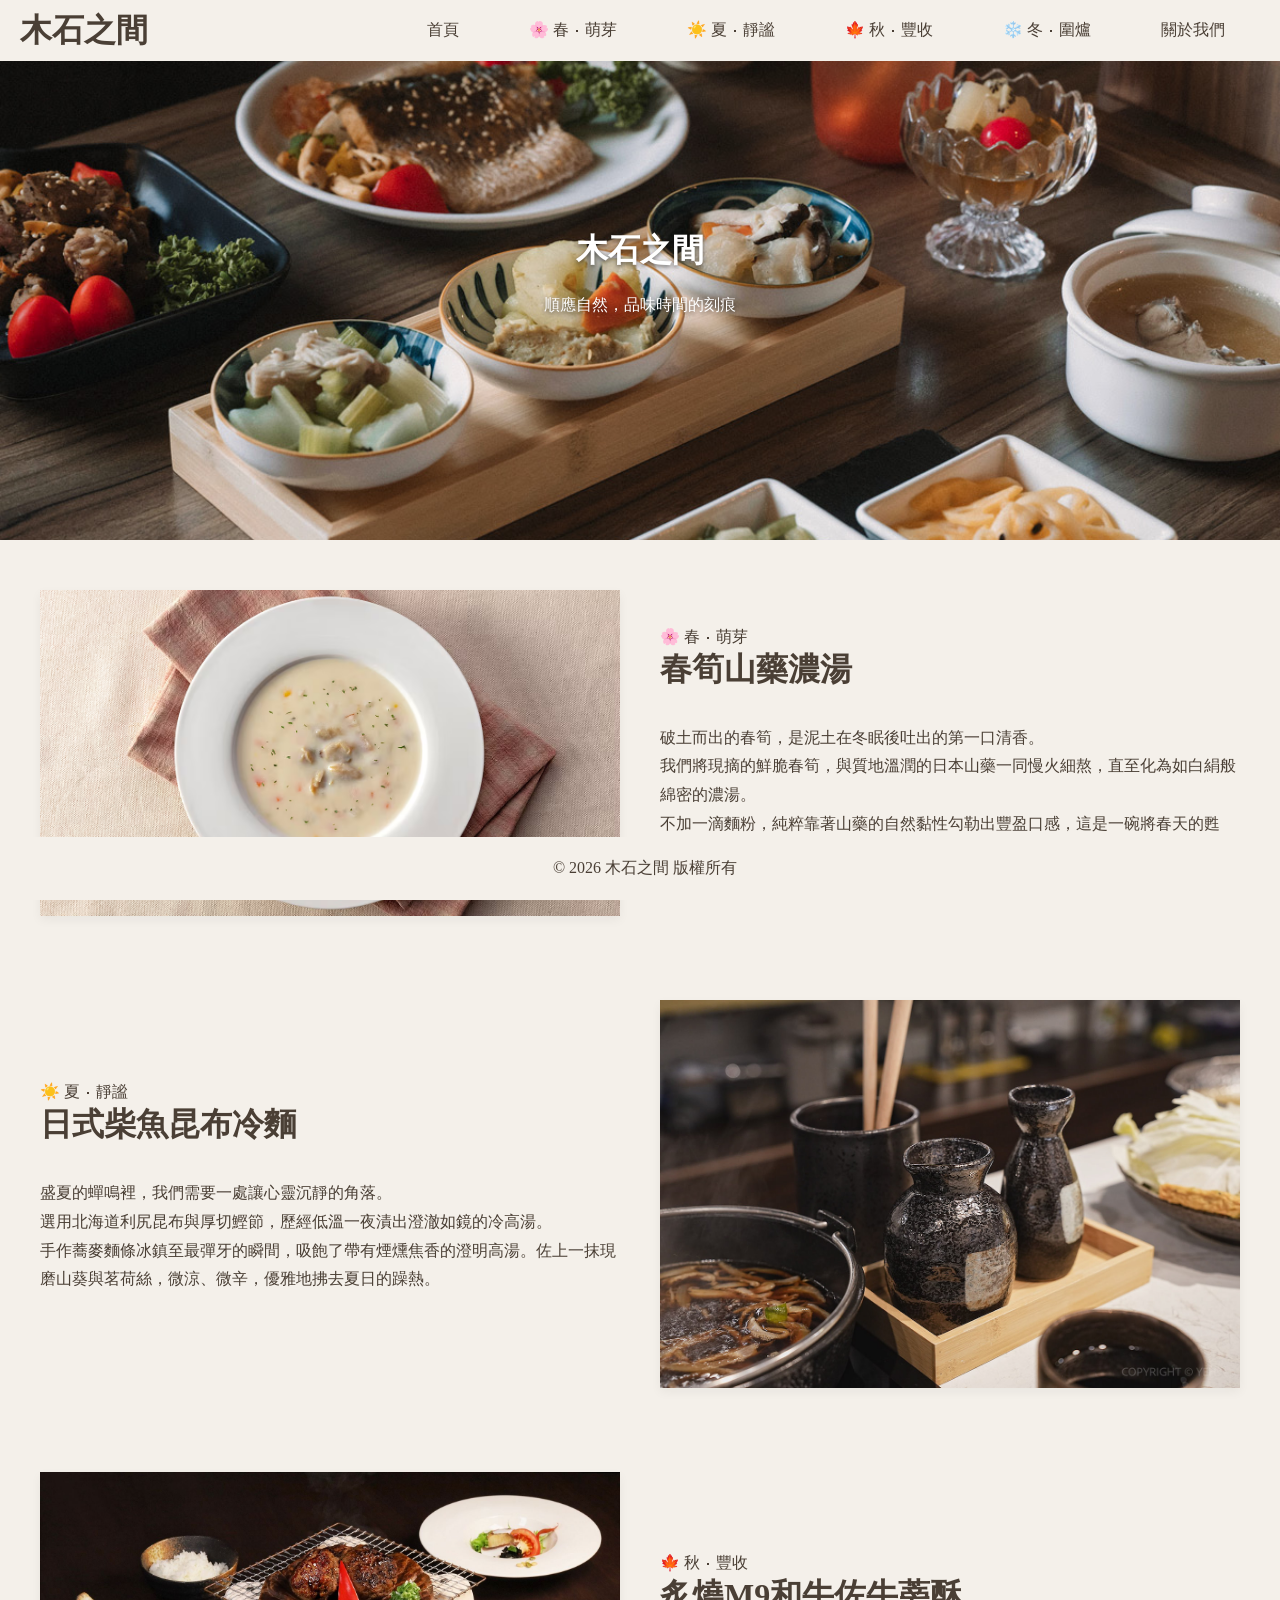
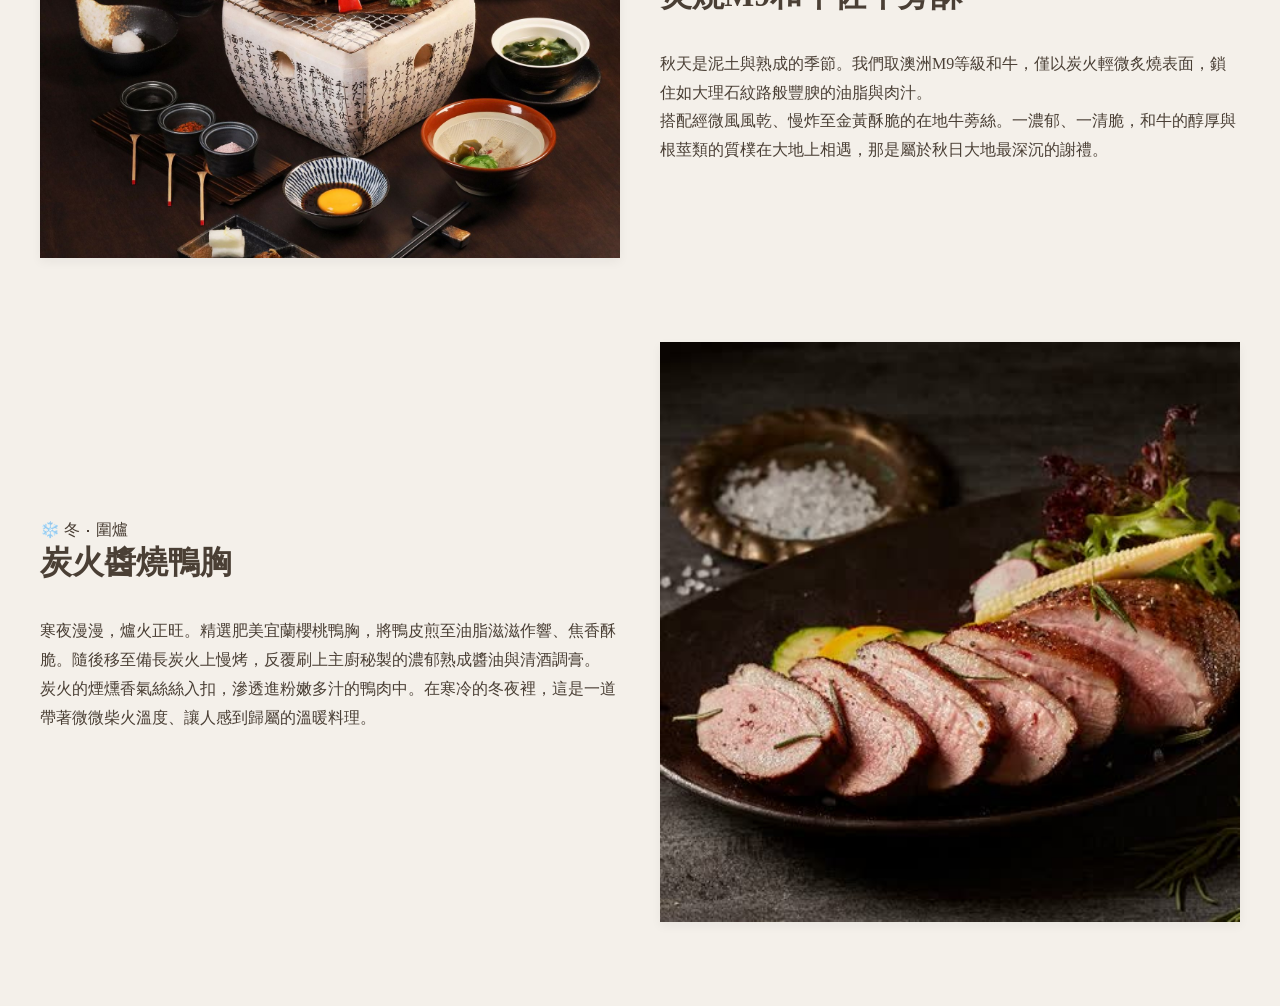
<file: index.html>
<!DOCTYPE html>
<html lang="zh-TW">
<head>
    <meta charset="UTF-8">
    <meta name="viewport" content="width=device-width, initial-scale=1.0">
    <link rel="stylesheet" href="style.css">
    <title>木石之間 | Between Woods & Stones</title>
</head>
<body>

    <div class="navbar">
            <div class="title-section">
                <h1 class="fi">木石之間</h1>
            </div>
        </a>
        <ul class="menu">
            <li><a href="index.html" class="active">首頁</a></li>
            <li><a href="spring.html">🌸 春 ‧ 萌芽</a></li>
            <li><a href="summer.html">☀️ 夏 ‧ 靜謐</a></li>
            <li><a href="autumn.html">🍁 秋 ‧ 豐收</a></li>
            <li><a href="winter.html">❄️ 冬 ‧ 圍爐</a></li> 
            <li><a href="aboutus.html">關於我們</a></li>
        </ul>
    </div>
    
    <header class="main-banner">
        <img src="images/1.jpg" alt="木石之間 品牌大圖">
        <div class="banner-text">
            <h1>木石之間</h1>
            <p>順應自然，品味時間的刻痕</p>
        </div>
    </header>

    <main class="menu-section">
        
        <!-- 第 1 道菜：春 -->
        <div class="menu-item">
            <div class="item-image">
                <img src="images/2.avif" alt="春筍山藥濃湯">
            </div>
            <div class="item-text">
                <span class="season-tag">🌸 春 ‧ 萌芽</span>
                <h3>春筍山藥濃湯</h3>
                <p>破土而出的春筍，是泥土在冬眠後吐出的第一口清香。<br>我們將現摘的鮮脆春筍，與質地溫潤的日本山藥一同慢火細熬，直至化為如白絹般綿密的濃湯。<br>不加一滴麵粉，純粹靠著山藥的自然黏性勾勒出豐盈口感，這是一碗將春天的甦醒，溫柔端上桌的滋味。</p>
            </div>
        </div>

        <!-- 第 2 道菜：夏 -->
        <div class="menu-item">
            <div class="item-image">
                <img src="images/3.jpg" alt="日式柴魚昆布冷麵">
            </div>
            <div class="item-text">
                <span class="season-tag">☀️ 夏 ‧ 靜謐</span>
                <h3>日式柴魚昆布冷麵</h3>
                <p>盛夏的蟬鳴裡，我們需要一處讓心靈沉靜的角落。<br>選用北海道利尻昆布與厚切鰹節，歷經低溫一夜漬出澄澈如鏡的冷高湯。<br>手作蕎麥麵條冰鎮至最彈牙的瞬間，吸飽了帶有煙燻焦香的澄明高湯。佐上一抹現磨山葵與茗荷絲，微涼、微辛，優雅地拂去夏日的躁熱。</p>
            </div>
        </div>

        <!-- 第 3 道菜：秋 -->
        <div class="menu-item">
            <div class="item-image">
                <img src="images/4.webp" alt="炙燒M9和牛佐牛蒡酥">
            </div>
            <div class="item-text">
                <span class="season-tag">🍁 秋 ‧ 豐收</span>
                <h3>炙燒M9和牛佐牛蒡酥</h3>
                <p>秋天是泥土與熟成的季節。我們取澳洲M9等級和牛，僅以炭火輕微炙燒表面，鎖住如大理石紋路般豐腴的油脂與肉汁。<br>搭配經微風風乾、慢炸至金黃酥脆的在地牛蒡絲。一濃郁、一清脆，和牛的醇厚與根莖類的質樸在大地上相遇，那是屬於秋日大地最深沉的謝禮。</p>
            </div>
        </div>

        <!-- 第 4 道菜：冬 -->
        <div class="menu-item">
            <div class="item-image">
                <img src="images/5.jpg" alt="炭火醬燒鴨胸">
            </div>
            <div class="item-text">
                <span class="season-tag">❄️ 冬 ‧ 圍爐</span>
                <h3>炭火醬燒鴨胸</h3>
                <p>寒夜漫漫，爐火正旺。精選肥美宜蘭櫻桃鴨胸，將鴨皮煎至油脂滋滋作響、焦香酥脆。隨後移至備長炭火上慢烤，反覆刷上主廚秘製的濃郁熟成醬油與清酒調膏。<br>炭火的煙燻香氣絲絲入扣，滲透進粉嫩多汁的鴨肉中。在寒冷的冬夜裡，這是一道帶著微微柴火溫度、讓人感到歸屬的溫暖料理。</p>
            </div>
        </div>

    </main>
    
    <footer>
        <p>&copy; 2026 木石之間 版權所有</p>
    </footer>

</body>
</html>
</file>
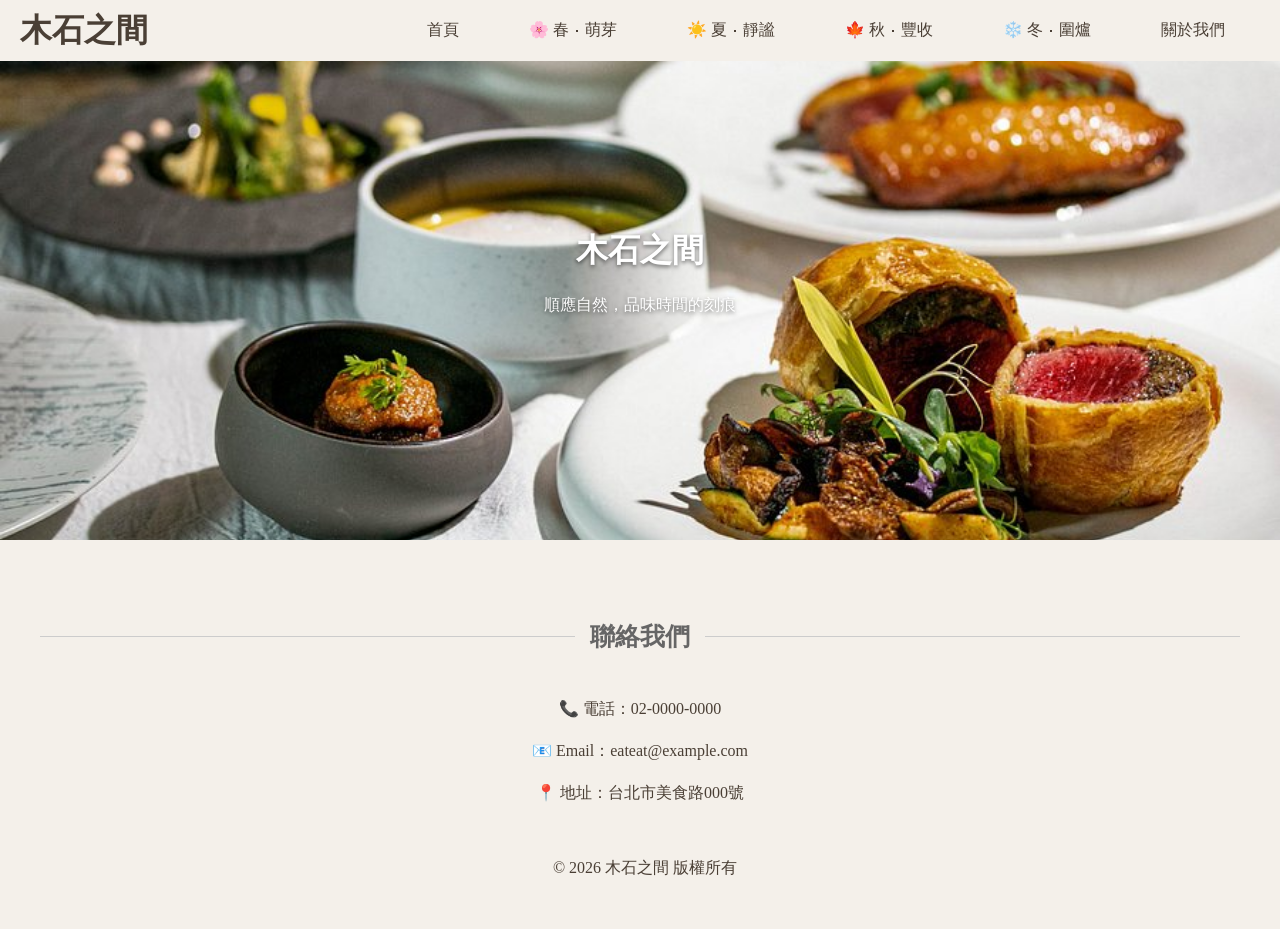
<file: aboutus.html>
<!DOCTYPE html>
<html lang="zh-TW">
<head>
    <meta charset="UTF-8">
    <meta name="viewport" content="width=device-width, initial-scale=1.0">
    <link rel="stylesheet" href="style.css">
    <title>木石之間 | 關於我們</title>
</head>
<body>

    <div class="navbar">
            <div class="title-section">
                <h1 class="fi">木石之間</h1>
            </div>
        </a>
        <ul class="menu">
            <li><a href="index.html" class="active">首頁</a></li>
            <li><a href="spring.html">🌸 春 ‧ 萌芽</a></li>
            <li><a href="summer.html">☀️ 夏 ‧ 靜謐</a></li>
            <li><a href="autumn.html">🍁 秋 ‧ 豐收</a></li>
            <li><a href="winter.html">❄️ 冬 ‧ 圍爐</a></li> 
            <li><a href="aboutus.html">關於我們</a></li>
        </ul>
    </div>
    
    <header class="main-banner">
        <img src="images/about.jpg" alt="">
        <div class="banner-text">
            <h1>木石之間</h1>
            <p>順應自然，品味時間的刻痕</p>
        </div>
    </header>

    <div class="divider-text">
        <span>聯絡我們</span>
    </div>

        <div class="contact">
            <p>📞 電話：02-0000-0000</p>
            <p>📧 Email：eateat@example.com</p>
            <p>📍 地址：台北市美食路000號</p>
        </div>
    </div>
    </div>
        
    <footer>
        <p>&copy; 2026 木石之間 版權所有</p>
    </footer>

</body>
</html>
</file>
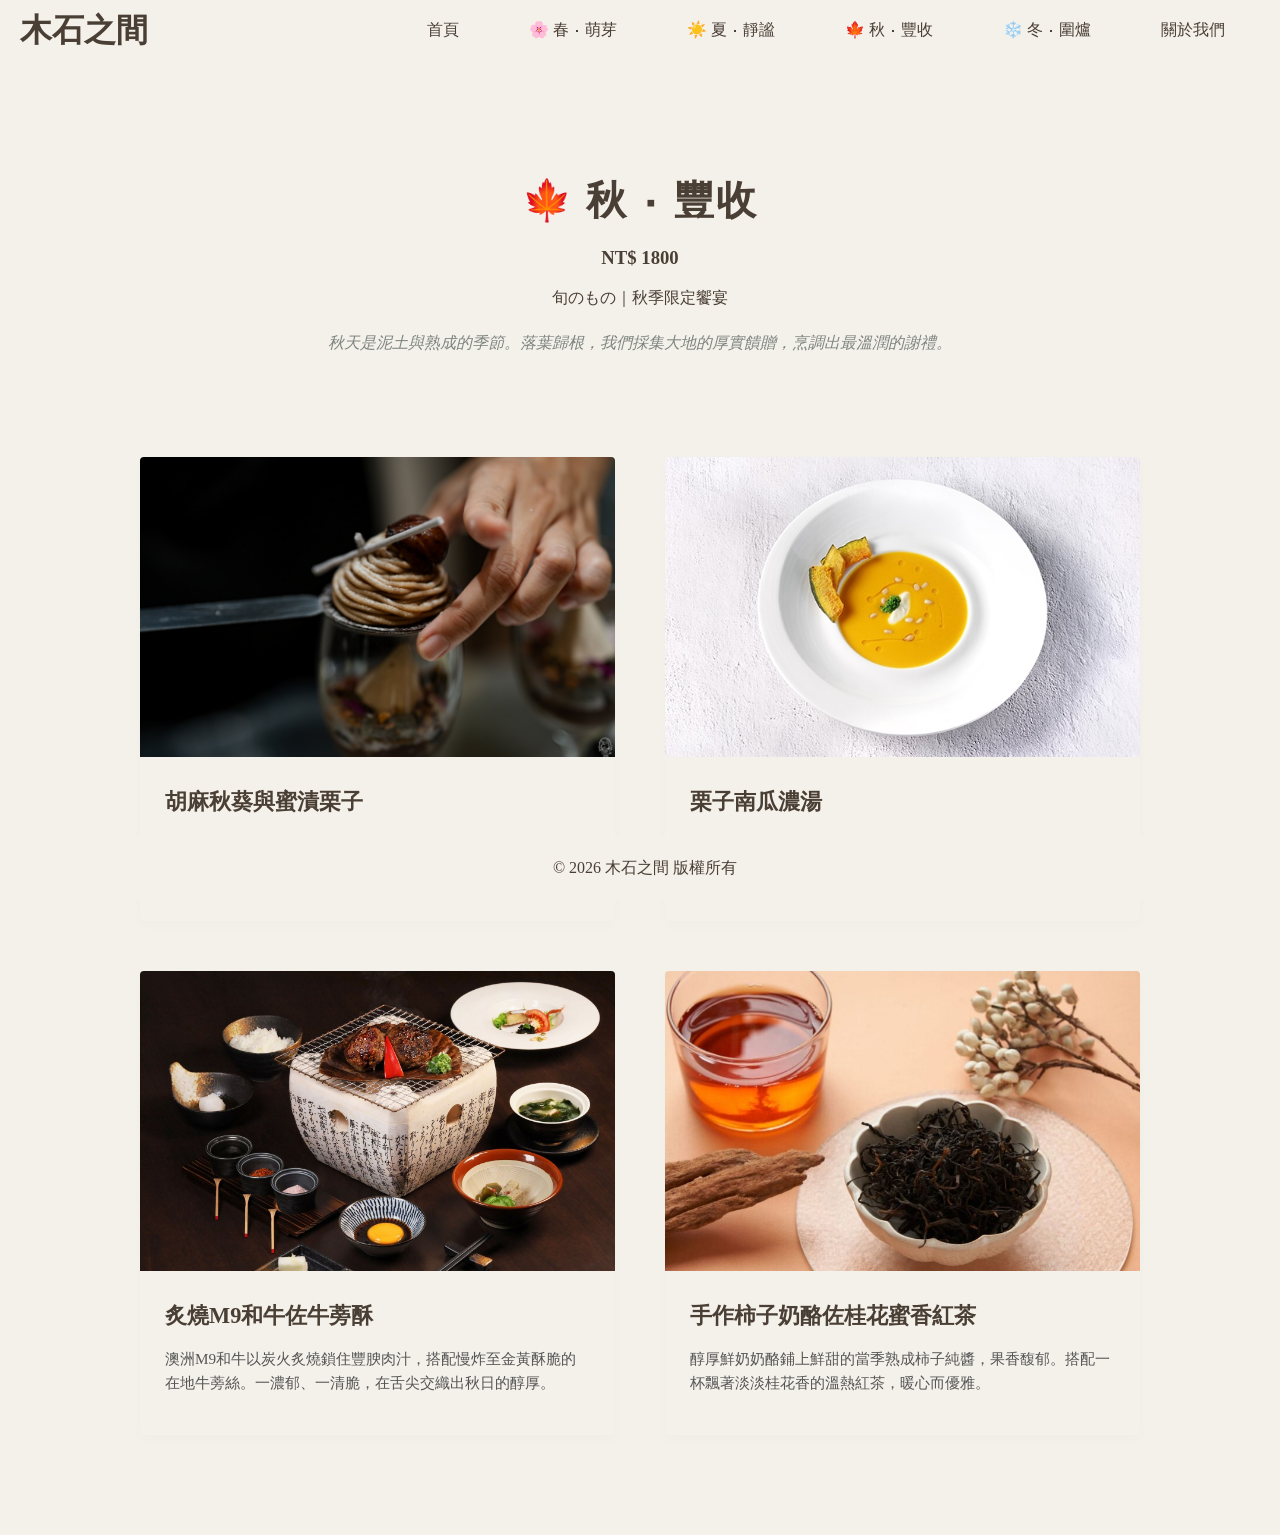
<file: autumn.html>
<!DOCTYPE html>
<html lang="zh-TW">
<head>
    <meta charset="UTF-8">
    <meta name="viewport" content="width=device-width, initial-scale=1.0">
    <link rel="stylesheet" href="style.css">
    <title>木石之間 | 秋 ‧ 豐收</title>
</head>
<body>
    <div class="navbar">
            <div class="title-section">
                <h1 class="fi">木石之間</h1>
            </div>
        </a>
        <ul class="menu">
            <li><a href="index.html" class="active">首頁</a></li>
            <li><a href="spring.html">🌸 春 ‧ 萌芽</a></li>
            <li><a href="summer.html">☀️ 夏 ‧ 靜謐</a></li>
            <li><a href="autumn.html">🍁 秋 ‧ 豐收</a></li>
            <li><a href="winter.html">❄️ 冬 ‧ 圍爐</a></li> 
            <li><a href="aboutus.html">關於我們</a></li>
        </ul>
    </div>
    
   <header class="season-banner">
        <div class="season-title">
            <h2>🍁 秋 ‧ 豐收</h2>
            <h3>NT$ 1800</h3>
            <p>旬のもの｜秋季限定饗宴</p>
            <span class="season-desc">秋天是泥土與熟成的季節。落葉歸根，我們採集大地的厚實饋贈，烹調出最溫潤的謝禮。</span>
        </div>
    </header>

    <section class="season-menu-grid">
        
        <div class="card">
            <img src="images/autumn1.jpg" alt="胡麻秋葵與蜜漬栗子">
            <div class="card-body">
                <h4>胡麻秋葵與蜜漬栗子</h4>
                <p class="desc">選用秋季剛採收的香甜栗子，以慢火蜜漬至質地鬆軟，搭配爽口的秋葵並淋上濃郁的手作胡麻醬，風味溫潤開胃。</p>
            </div>
        </div>

        <div class="card">
            <img src="images/autumn2.jpg" alt="栗子南瓜濃湯">
            <div class="card-body">
                <h4>栗子南瓜濃湯</h4>
                <p class="desc">將整顆日本栗子南瓜帶皮烘烤出焦糖香氣，與細細研磨的栗子一同熬煮。無添加人工調味，滿是秋日作物的天然甘甜。</p>
            </div>
        </div>

        <div class="card">
            <img src="images/4.webp" alt="炙燒M9和牛佐牛蒡酥">
            <div class="card-body">
                <h4>炙燒M9和牛佐牛蒡酥</h4>
                <p class="desc">澳洲M9和牛以炭火炙燒鎖住豐腴肉汁，搭配慢炸至金黃酥脆的在地牛蒡絲。一濃郁、一清脆，在舌尖交織出秋日的醇厚。</p>
            </div>
        </div>

        <div class="card">
            <img src="images/autumn4.jpg" alt="手作柿子奶酪">
            <div class="card-body">
                <h4>手作柿子奶酪佐桂花蜜香紅茶</h4>
                <p class="desc">醇厚鮮奶奶酪鋪上鮮甜的當季熟成柿子純醬，果香馥郁。搭配一杯飄著淡淡桂花香的溫熱紅茶，暖心而優雅。</p>
            </div>
        </div>

    </section>
    
    <footer>
        <p>&copy; 2026 木石之間 版權所有</p>
    </footer>

</body>
</html>
</file>
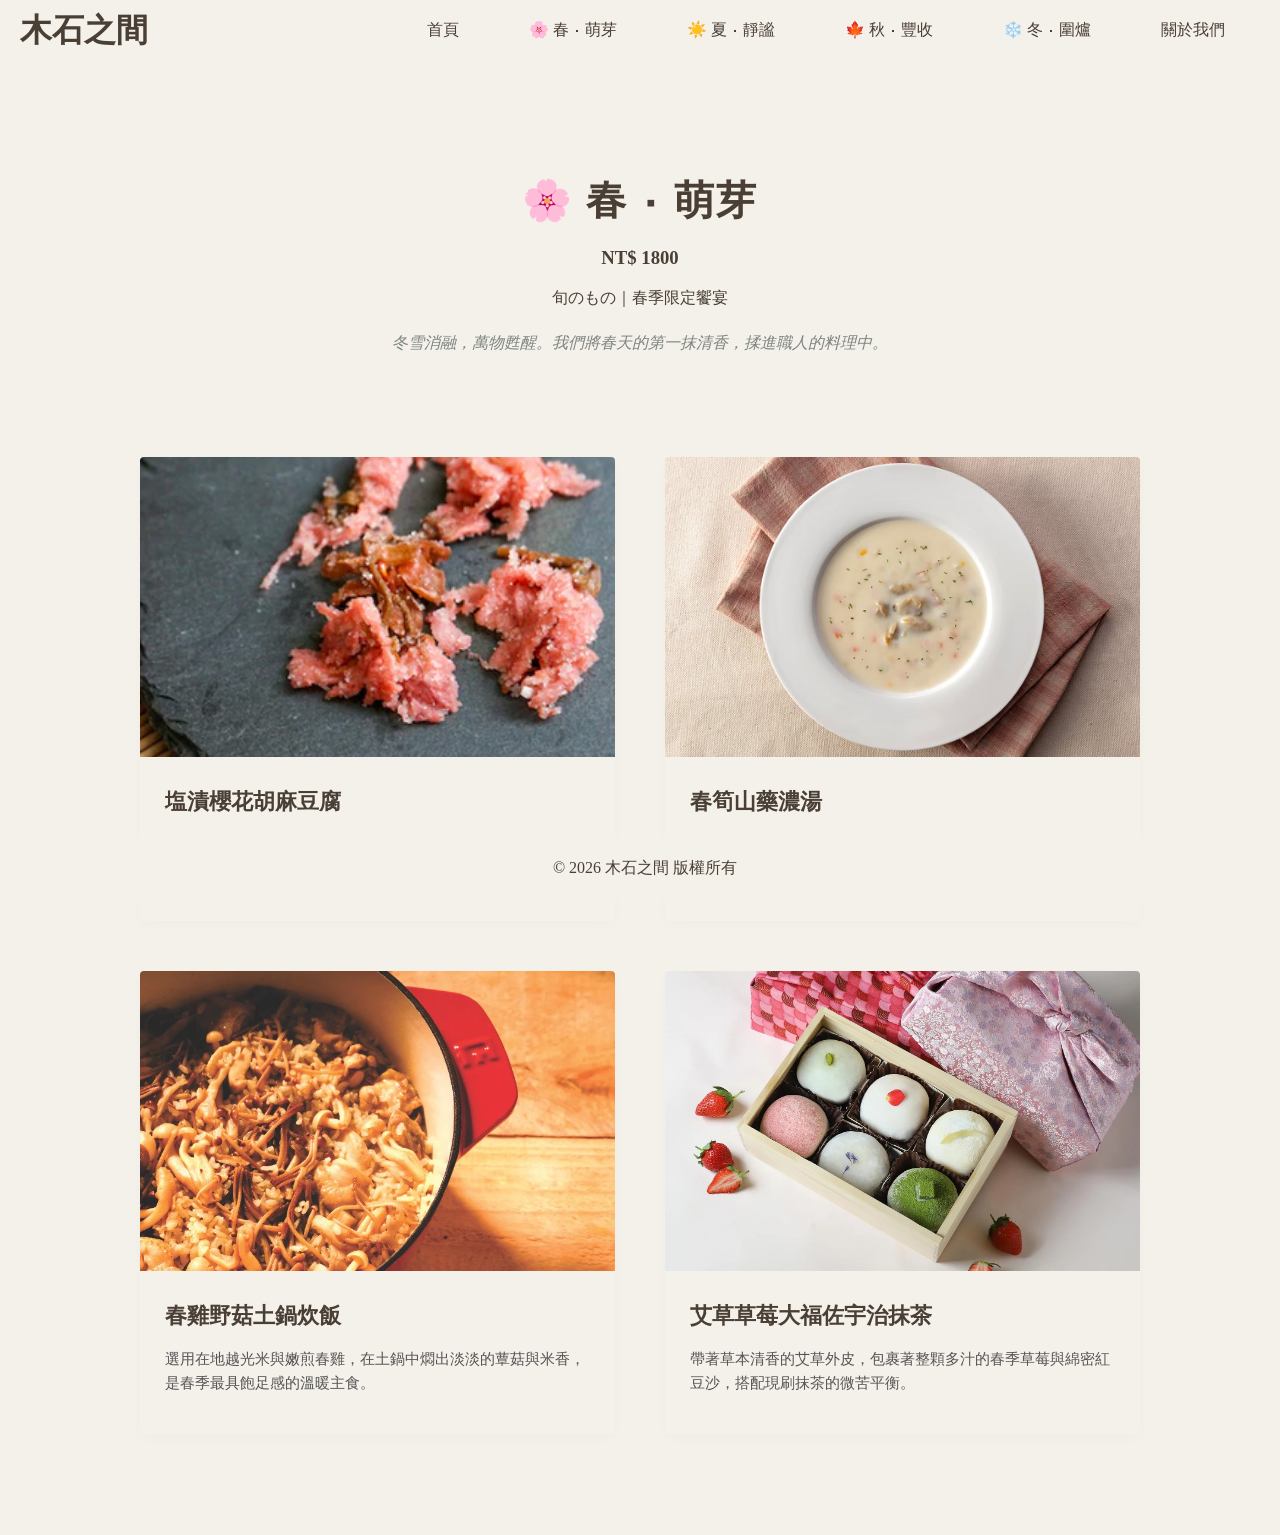
<file: spring.html>
<!DOCTYPE html>
<html lang="zh-TW">
<head>
    <meta charset="UTF-8">
    <meta name="viewport" content="width=device-width, initial-scale=1.0">
    <link rel="stylesheet" href="style.css">
    <title>木石之間 | 春 ‧ 萌芽</title>
</head>
<body>
    <div class="navbar">
            <div class="title-section">
                <h1 class="fi">木石之間</h1>
            </div>
        </a>
        <ul class="menu">
            <li><a href="index.html" class="active">首頁</a></li>
            <li><a href="spring.html">🌸 春 ‧ 萌芽</a></li>
            <li><a href="summer.html">☀️ 夏 ‧ 靜謐</a></li>
            <li><a href="autumn.html">🍁 秋 ‧ 豐收</a></li>
            <li><a href="winter.html">❄️ 冬 ‧ 圍爐</a></li> 
            <li><a href="aboutus.html">關於我們</a></li>
        </ul>
    </div>
    
    <header class="season-banner">
        <div class="season-title">
            <h2>🌸 春 ‧ 萌芽</h2>
            <h3>NT$ 1800</h3>
            <p>旬のもの｜春季限定饗宴</p>
            <span class="season-desc">冬雪消融，萬物甦醒。我們將春天的第一抹清香，揉進職人的料理中。</span>
        </div>
    </header>

    <section class="season-menu-grid">
        
        <div class="card">
            <img src="images/spring1.webp" alt="塩漬櫻花胡麻豆腐">
            <div class="card-body">
                <h4>塩漬櫻花胡麻豆腐</h4>
                <p class="desc">手作綿密胡麻豆腐，綴上春天特有的塩漬八重櫻，微鹹與濃郁胡麻在口中化開。</p>
            </div>
        </div>

        <div class="card">
            <img src="images/2.avif" alt="春筍山藥濃湯">
            <div class="card-body">
                <h4>春筍山藥濃湯</h4>
                <p class="desc">現摘鮮脆春筍與日本山藥慢火細熬，不加一滴麵粉，純粹靠著山藥的自然黏性勾勒出豐盈口感。</p>
            </div>
        </div>

        <div class="card">
            <img src="images/spring3.webp" alt="春雞野菇土鍋炊飯">
            <div class="card-body">
                <h4>春雞野菇土鍋炊飯</h4>
                <p class="desc">選用在地越光米與嫩煎春雞，在土鍋中燜出淡淡的蕈菇與米香，是春季最具飽足感的溫暖主食。</p>
            </div>
        </div>

        <div class="card">
            <img src="images/spring4.webp" alt="艾草草莓大福">
            <div class="card-body">
                <h4>艾草草莓大福佐宇治抹茶</h4>
                <p class="desc">帶著草本清香的艾草外皮，包裹著整顆多汁的春季草莓與綿密紅豆沙，搭配現刷抹茶的微苦平衡。</p>
            </div>
        </div>

    </section>
    
    <footer>
        <p>&copy; 2026 木石之間 版權所有</p>
    </footer>

</body>
</html>
</file>
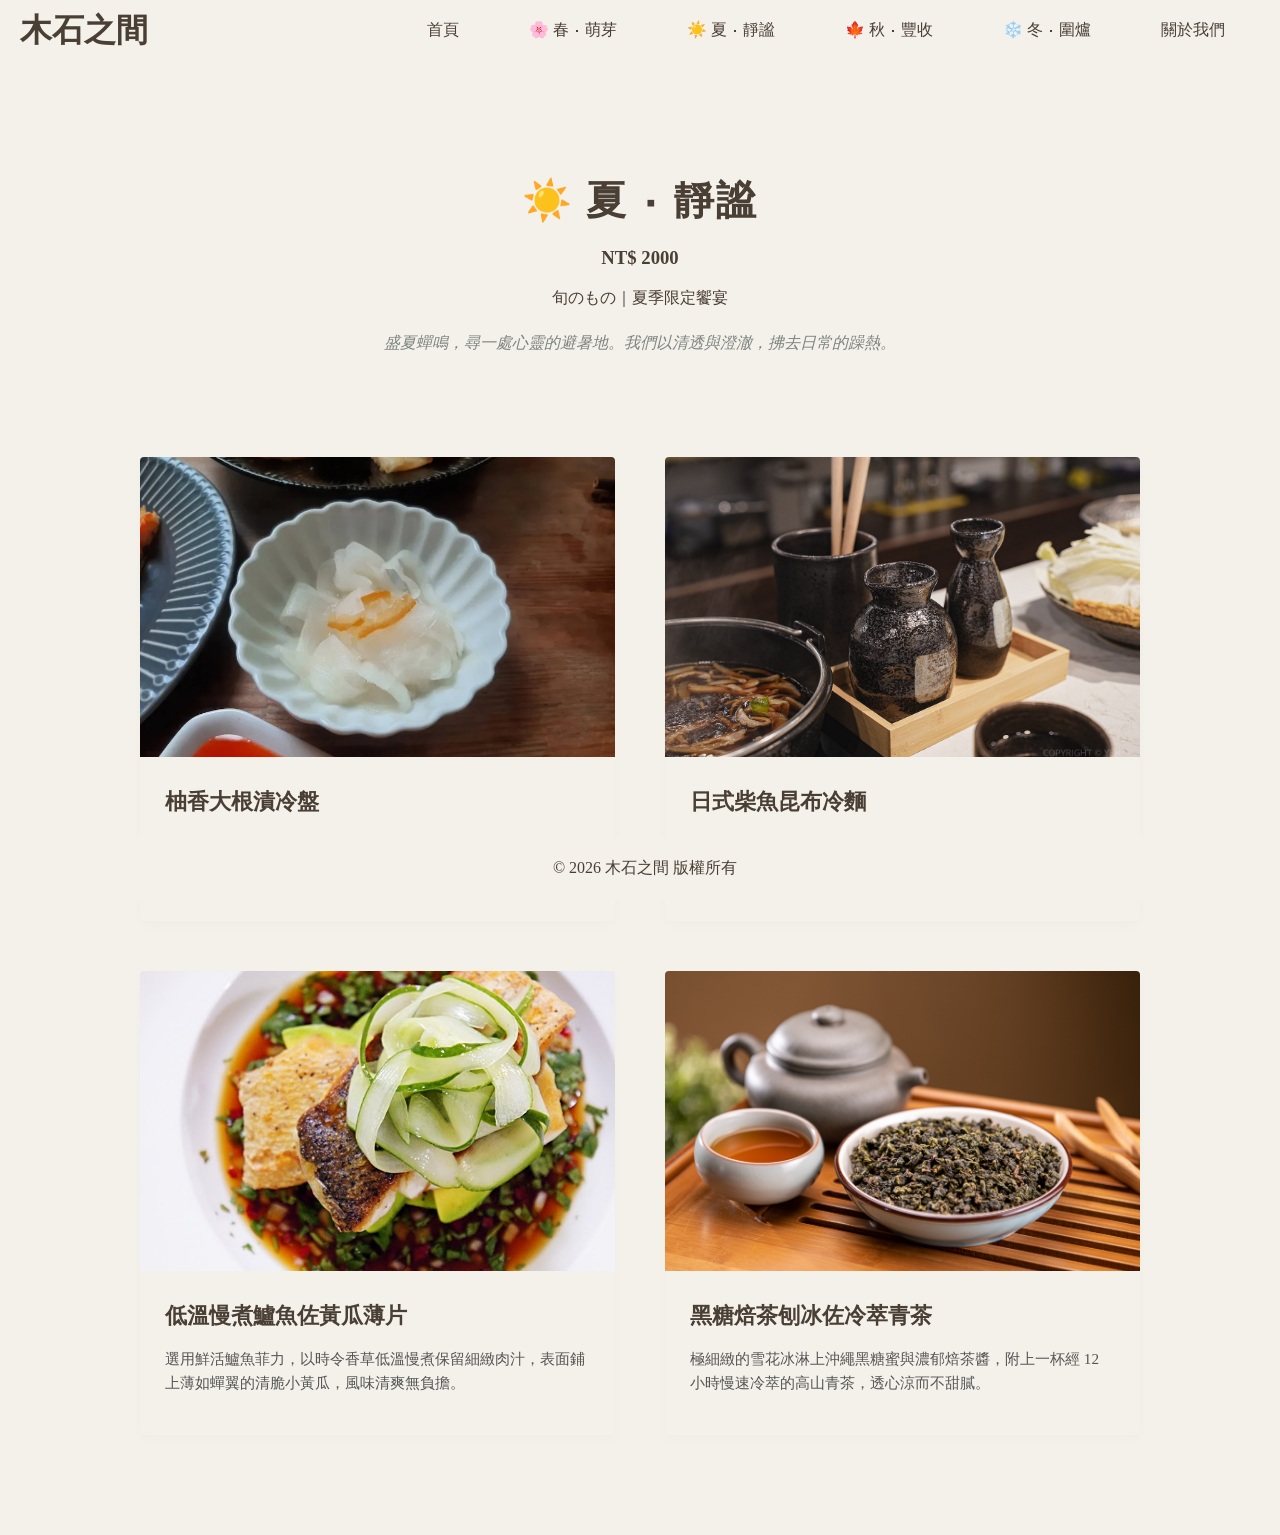
<file: summer.html>
<!DOCTYPE html>
<html lang="zh-TW">
<head>
    <meta charset="UTF-8">
    <meta name="viewport" content="width=device-width, initial-scale=1.0">
    <link rel="stylesheet" href="style.css">
    <title>木石之間 | 夏 ‧ 靜謐</title>
</head>
<body>
    <div class="navbar">
            <div class="title-section">
                <h1 class="fi">木石之間</h1>
            </div>
        </a>
        <ul class="menu">
            <li><a href="index.html" class="active">首頁</a></li>
            <li><a href="spring.html">🌸 春 ‧ 萌芽</a></li>
            <li><a href="summer.html">☀️ 夏 ‧ 靜謐</a></li>
            <li><a href="autumn.html">🍁 秋 ‧ 豐收</a></li>
            <li><a href="winter.html">❄️ 冬 ‧ 圍爐</a></li> 
            <li><a href="aboutus.html">關於我們</a></li>
        </ul>
    </div>
    
    <header class="season-banner">
        <div class="season-title">
            <h2>☀️ 夏 ‧ 靜謐</h2>
            <h3>NT$ 2000</h3>
            <p>旬のもの｜夏季限定饗宴</p>
            <span class="season-desc">盛夏蟬鳴，尋一處心靈的避暑地。我們以清透與澄澈，拂去日常的躁熱。</span>
        </div>
        </div>
    </header>

    <section class="season-menu-grid">
        
        <div class="card">
            <img src="images/summer1.jpg" alt="柚香大根漬冷盤">
            <div class="card-body">
                <h4>柚香大根漬冷盤</h4>
                <p class="desc">將白蘿蔔薄切冰鎮，漬入日本高知縣柚子汁與微甜蜂蜜。口感爽脆酸甜，是夏日最舒心的開胃序曲。</p>
            </div>
        </div>

        <div class="card">
            <img src="images/3.jpg" alt="日式柴魚昆布冷麵">
            <div class="card-body">
                <h4>日式柴魚昆布冷麵</h4>
                <p class="desc">北海道昆布與厚切鰹節低溫一夜漬出的澄澈高湯，搭配彈牙蕎麥麵與現磨山葵，微涼辛香，優雅消暑。</p>
            </div>
        </div>

        <div class="card">
            <img src="images/summer3.JPG" alt="低溫慢煮鱸魚佐黃瓜薄片">
            <div class="card-body">
                <h4>低溫慢煮鱸魚佐黃瓜薄片</h4>
                <p class="desc">選用鮮活鱸魚菲力，以時令香草低溫慢煮保留細緻肉汁，表面鋪上薄如蟬翼的清脆小黃瓜，風味清爽無負擔。</p>
            </div>
        </div>

        <div class="card">
            <img src="images/summer4.jpg" alt="黑糖焙茶刨冰">
            <div class="card-body">
                <h4>黑糖焙茶刨冰佐冷萃青茶</h4>
                <p class="desc">極細緻的雪花冰淋上沖繩黑糖蜜與濃郁焙茶醬，附上一杯經 12 小時慢速冷萃的高山青茶，透心涼而不甜膩。</p>
            </div>
        </div>

    </section>
    
    <footer>
        <p>&copy; 2026 木石之間 版權所有</p>
    </footer>

</body>
</html>
</file>
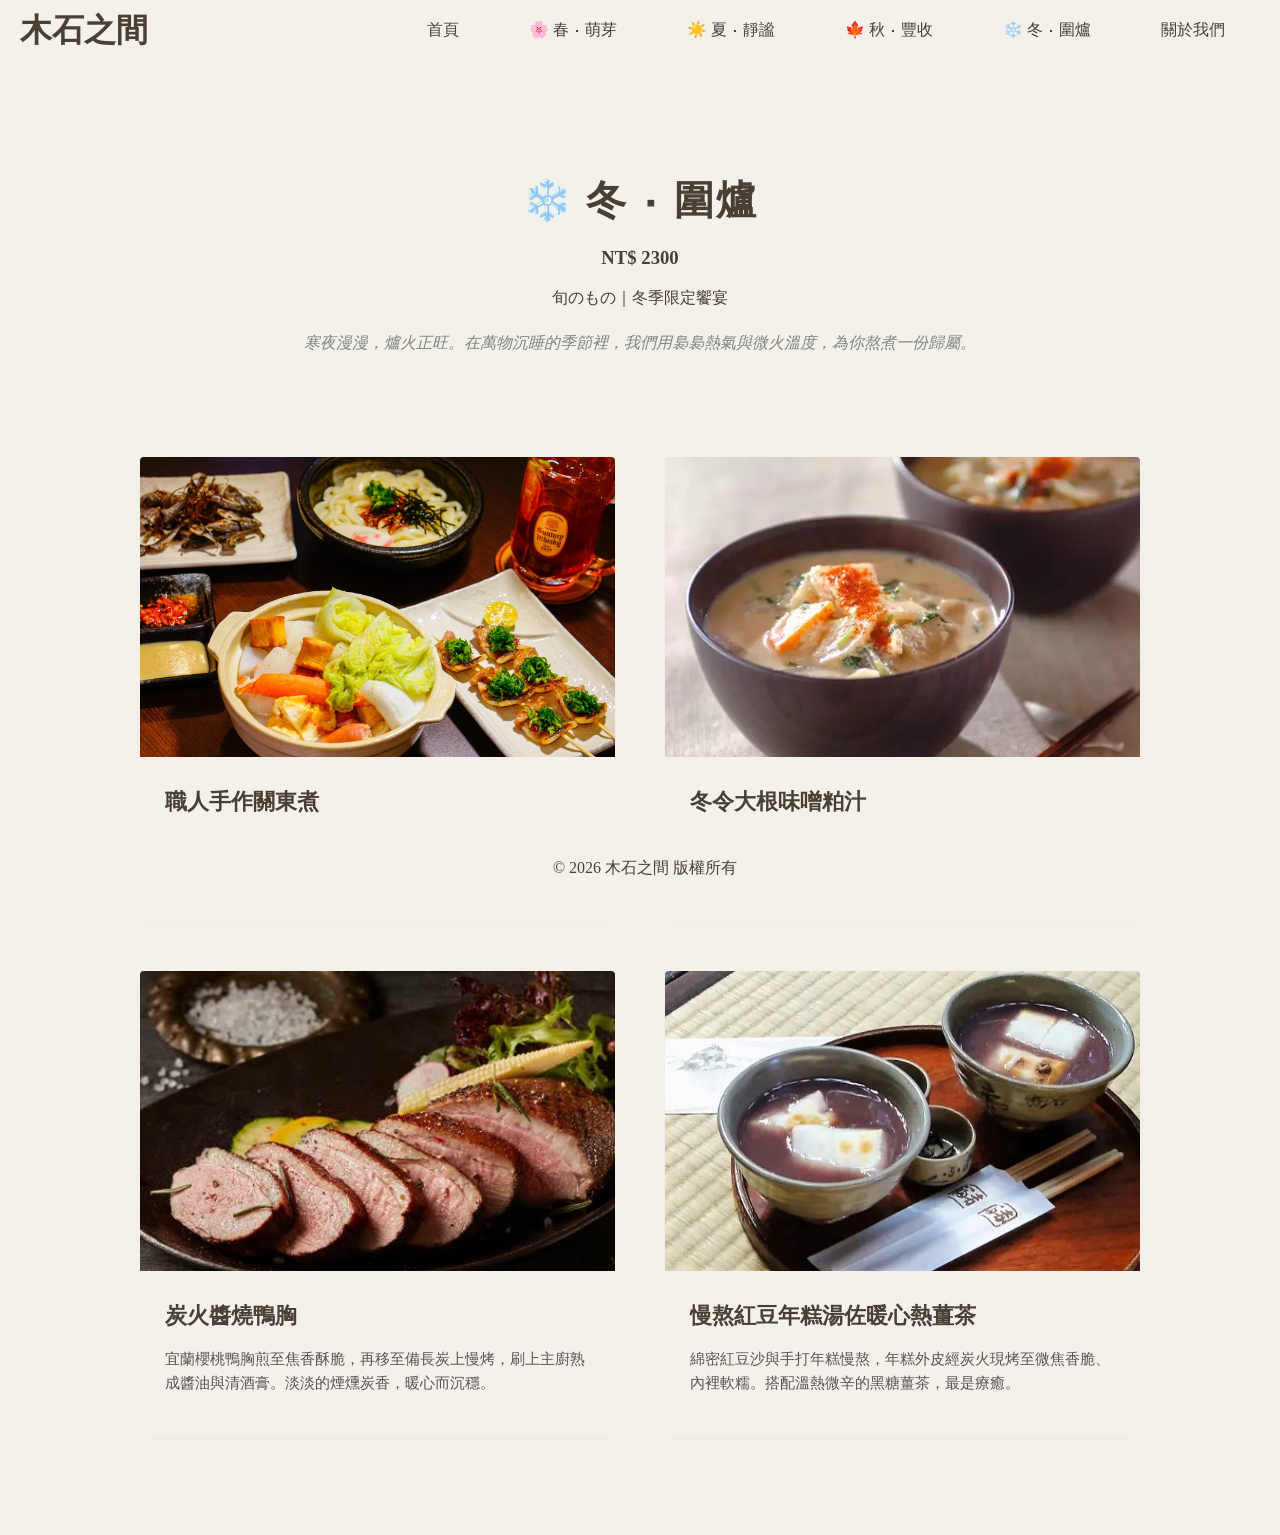
<file: winter.html>
<!DOCTYPE html>
<html lang="zh-TW">
<head>
    <meta charset="UTF-8">
    <meta name="viewport" content="width=device-width, initial-scale=1.0">
    <link rel="stylesheet" href="style.css">
    <title>木石之間 | 冬 ‧ 圍爐</title>
</head>
<body>
    <div class="navbar">
            <div class="title-section">
                <h1 class="fi">木石之間</h1>
            </div>
        </a>
        <ul class="menu">
            <li><a href="index.html" class="active">首頁</a></li>
            <li><a href="spring.html">🌸 春 ‧ 萌芽</a></li>
            <li><a href="summer.html">☀️ 夏 ‧ 靜謐</a></li>
            <li><a href="autumn.html">🍁 秋 ‧ 豐收</a></li>
            <li><a href="winter.html">❄️ 冬 ‧ 圍爐</a></li> 
            <li><a href="aboutus.html">關於我們</a></li>
        </ul>
    </div>
    
   <header class="season-banner">
        <div class="season-title">
            <h2>❄️ 冬 ‧ 圍爐</h2>
            <h3>NT$ 2300</h3>
            <p>旬のもの｜冬季限定饗宴</p>
            <span class="season-desc">寒夜漫漫，爐火正旺。在萬物沉睡的季節裡，我們用裊裊熱氣與微火溫度，為你熬煮一份歸屬。</span>
        </div>
    </header>

    <section class="season-menu-grid">
        
        <div class="card">
            <img src="images/winter1.jpg" alt="職人手作關東煮">
            <div class="card-body">
                <h4>職人手作關東煮</h4>
                <p class="desc">慢火熬煮至晶瑩透亮的高湯大根、手作彈牙蒟蒻與鮮甜魚漿。看似樸實無華，卻盛滿了冬日最初的溫熱。</p>
            </div>
        </div>

        <div class="card">
            <img src="images/winter2.jpeg&small=550&quality=100&type=webp" alt="冬令大根味噌粕汁">
            <div class="card-body">
                <h4>冬令大根味噌粕汁</h4>
                <p class="desc">將冬日熟成味噌與京都手作酒粕融合，加入鮮甜時蔬慢火熬製。湯頭濃郁綿密，帶有淡淡酒香，極度暖胃。</p>
            </div>
        </div>

        <div class="card">
            <img src="images/5.jpg" alt="炭火醬燒鴨胸">
            <div class="card-body">
                <h4>炭火醬燒鴨胸</h4>
                <p class="desc">宜蘭櫻桃鴨胸煎至焦香酥脆，再移至備長炭上慢烤，刷上主廚熟成醬油與清酒膏。淡淡的煙燻炭香，暖心而沉穩。</p>
            </div>
        </div>

        <div class="card">
            <img src="images/winter4.webp" alt="慢熬紅豆年糕湯">
            <div class="card-body">
                <h4>慢熬紅豆年糕湯佐暖心熱薑茶</h4>
                <p class="desc">綿密紅豆沙與手打年糕慢熬，年糕外皮經炭火現烤至微焦香脆、內裡軟糯。搭配溫熱微辛的黑糖薑茶，最是療癒。</p>
            </div>
        </div>

    </section>
    
    <footer>
        <p>&copy; 2026 木石之間 版權所有</p>
    </footer>

</body>
</html>
</file>
<file: style.css>
@charset "UTF-8";
.navbar {
    position: fixed;
    top: 0;
    left: 0;
    width: 100%;
    background-color: #F4F0EA;
    z-index: 1000;
    padding: 5px 20px;      /* 調小上下間距，降低 navbar 高度 */
    display: flex;           /* 啟用 Flexbox */
    align-items: center;     /* 垂直置中內容 */
    justify-content: space-between; /* 左右拉開：品牌靠左，選單靠右 */
    box-sizing: border-box;  /* 避免 padding 影響寬度 */
}


.brand {
    color:#4A3F35;
    background-color:#F4F0EA; 
    font-size: 30px;
    font-weight: bold;
}

.menu {
    background-color:#F4F0EA; 
    list-style: none;        
    margin: 0;
    padding: 0;
    display: flex;          
    justify-content: center; 
   
}

/* li 設定 */
.menu li {
    margin: 0 15px;         
}

/* a 樣式 */
.menu li a {
    display: block;
    padding: 15px 20px;
    color:#4A3F35;
    text-decoration: none;
}

/* 滑鼠移過效果 */
.menu li a:hover {
    background-color:#E2DBD2;
    border-radius: 20px;
}

.title-section {
    display: flex;
    align-items: center;  /* 垂直置中 */
    gap: 5px;               /* 完全沒有間距 */
    text-decoration: none;
}

.title-section h1 {
    margin: 0;            /* 清除 h1 預設上下左右 margin */
    text-decoration: none;
}


.fi{
    color: #4A3F35;
    font-size: 2rem; 
    text-align: center;
    
}

/* --- 基礎設定 --- */
body {
    margin: 0;
    padding: 0;
    background-color: #F4F0EA; /* 我們選的燕麥白 */
    font-family: serif; /* 侘寂風襯線體 */
    color: #4A3F35; /* 枯茶色 */
}

/* --- [最上面] Banner 樣式 --- */
.main-banner {
    width: 100%;
    height: 60vh; /* Banner 高度佔螢幕 60% */
    position: relative;
    overflow: hidden;
}

.main-banner img {
    width: 100%;
    height: 100%;
    object-fit: cover; /* 圖片填滿但不變形 */
}

.banner-text {
    position: absolute;
    top: 50%;
    left: 50%;
    transform: translate(-50%, -50%); /* 文字置中 */
    text-align: center;
    color: #fff;
    text-shadow: 0 2px 4px rgba(0,0,0,0.5); /* 增加文字可讀性 */
}

/* --- [下面] 圖文交錯核心樣式 --- */
.menu-section {
    max-width: 1200px; /* 限制整體最大寬度 */
    margin: 50px auto; /* 上下留白，左右置中 */
    padding: 0 20px;
}

.menu-item {
    display: flex; /* 啟用 Flexbox */
    align-items: center; /* 圖片文字垂直置中 */
    margin-bottom: 80px; /* 每道菜之間的距離，侘寂風要加大留白 */
    gap: 40px; /* 圖片和文字之間的距離 */
}

.item-image, .item-text {
    flex: 1; /* 圖片和文字各佔一半寬度 */
    width: 50%;
}

.item-image img {
    width: 100%;
    height: auto;
    object-fit: cover;
    /* 侘寂風小技巧：圖片加一點淡淡的陰影 */
    box-shadow: 0 4px 10px rgba(0,0,0,0.05);
}

.item-text h3 {
    font-size: 2rem;
    margin-top: 0;
}

.item-text p {
    line-height: 1.8; /* 加大行距，更有閱讀感 */
}


.menu-item:nth-child(even) {
    flex-direction: row-reverse;
}

.divider-text {
    color:black;
    display: flex;
    align-items: center;
    margin: 50px 0; /* 上下間距 */
    /* font-weight: bold; */
    text-align: center;
}

.divider-text::before,
.divider-text::after {
    content: "";
    flex: 1;
    height: 1px;
    background-color: #ccc;
    
}

.divider-text span {
    margin: 0 15px;
    color: #666;
    font-size: 25px;
    font-weight: bold;
    
}

.divider-text {
    color: black;
    display: flex;
    align-items: center;
    justify-content: center; /* 確保內容完全水平置中 */
    max-width: 1200px;       /* 讓它的寬度跟上面的選單 menu-section 一致 */
    margin: 80px auto 40px auto; /* 透過 auto 讓整個區塊在網頁置中，並加大上方留白 */
    text-align: center;
}

.contact {
    max-width: 600px;
    margin: 0 auto 120px auto; 
    text-align: center;        
    line-height: 2;           
}

.contact p {
    margin: 10px 0;
}

.season-banner {
    text-align: center;
    padding: 140px 20px 60px 20px; /* 上方 padding 要夠大，才不會被 fixed 的 navbar 擋住 */
    max-width: 800px;
    margin: 0 auto;
}

.season-title h2 {
    font-size: 2.5rem;
    margin-bottom: 10px;
    letter-spacing: 2px;
}

.season-desc {
    display: block;
    margin-top: 20px;
    color: #7E8580; /* 雨霧灰 */
    font-style: italic;
    line-height: 1.8;
}

/* 網格排版：讓春天的四道菜變成 2x2 排列，乾淨漂亮 */
.season-menu-grid {
    display: grid;
    grid-template-columns: repeat(2, 1fr); /* 左右平分兩欄 */
    gap: 50px;
    max-width: 1000px;
    margin: 40px auto 100px auto;
    padding: 0 20px;
}

.card {
    background-color: #F4F0EA; /* 燕麥白卡片 */
    border-radius: 4px;
    overflow: hidden;
    box-shadow: 0 4px 12px rgba(0,0,0,0.02);
}

.card img {
    width: 100%;
    height: 300px;
    object-fit: cover;
}

.card-body {
    padding: 25px;
}

.card-body h4 {
    font-size: 1.4rem;
    margin: 0 0 10px 0;
}

.card-body .price {
    color: #A37C65; /* 點綴陶土紅 */
    font-weight: bold;
    margin-bottom: 15px;
}

.card-body .desc {
    font-size: 0.95rem;
    line-height: 1.6;
    color: #555;
}

/* 響應式：手機版時自動變成一欄 */
@media (max-width: 768px) {
    .season-menu-grid {
        grid-template-columns: 1fr;
    }
}

footer{
    text-align: center;
    background-color: #F4F0EA;
    color: #4A3F35;
    padding: 5px;
    /* font-size: 1.2rem; */
    text-decoration: none;
    position: fixed;
    bottom: 0;
    left: 0;
    width: 100%;
}
</file>
